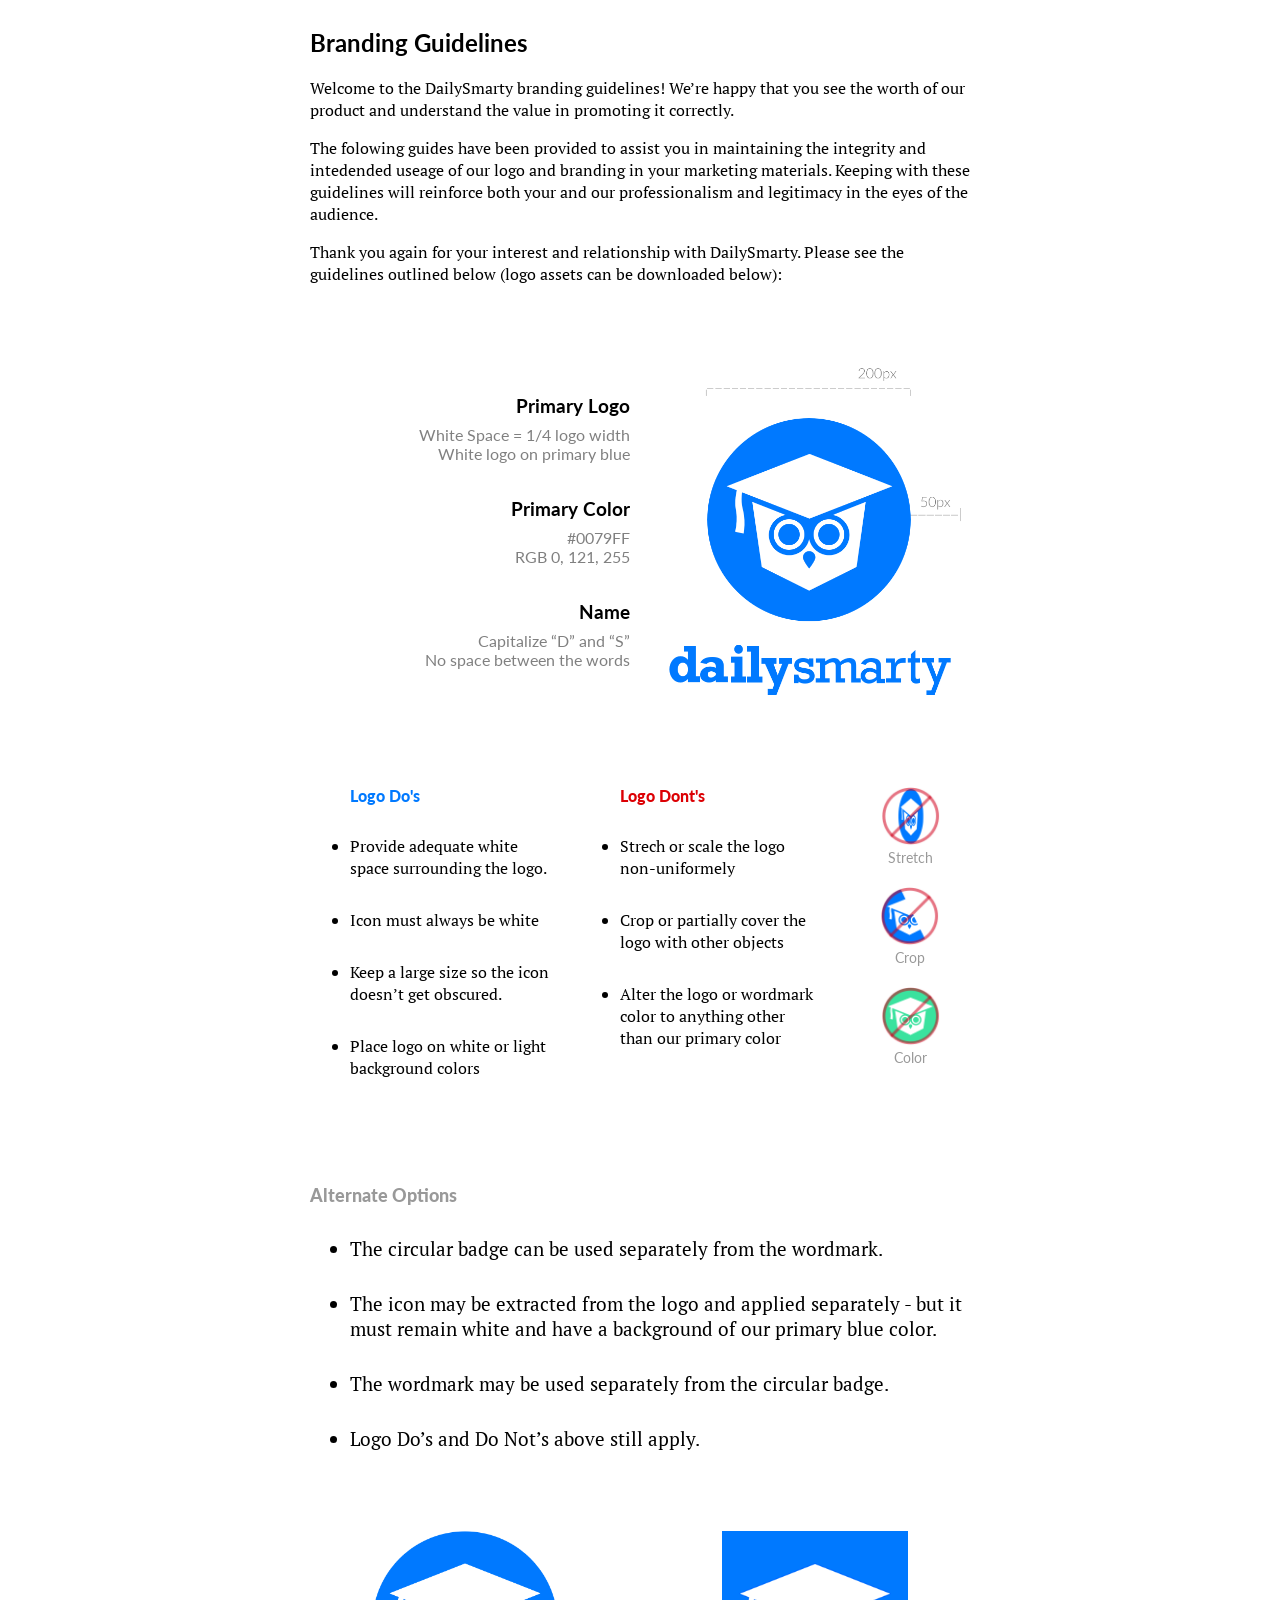
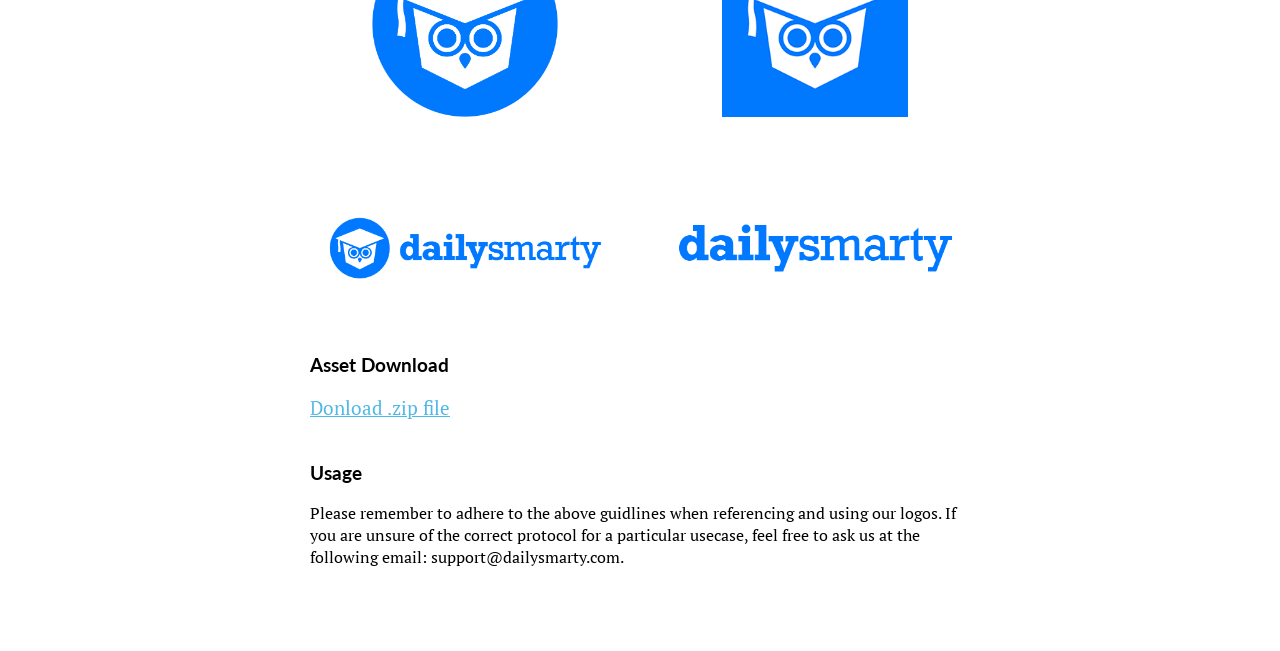
<file: index.html>
<!DOCTYPE html>
<html lang='en'>

<head>
  <meta charset='UTF-8'>
  <title>CSS Grid</title>
  <link href="https://fonts.googleapis.com/css?family=Lato" rel="stylesheet">
  <link href="https://fonts.googleapis.com/css?family=PT+Serif" rel="stylesheet">

  <style>
    body {
      font-family: 'Lato', sans-serif;
      background-color: #ffffff;
    }
    p,
    li {
      font-family: 'PT Serif', serif;
    }

    .container {
        display: flex;
        justify-content: center;
    }

    .content-wrapper {
        width: 660px;
    }

    .style-details {
        display: grid;
        grid-template-columns: 1fr 1fr;
        grid-gap: 20px;
        margin-top: 75px;
        margin-bottom: 75px;
    }

    .style-details-text {
        text-align: right;
        
    }

    .style-details-text div {
        color: #808080;
        font-weight: normal;
    }

    .style-details-text h3 {
        margin-top: 35px;
        margin-bottom: 8px;

    }

    .style-details-logo img {
        width: 100%;
    }

    .dos-donts-wrapper {
        margin-top: 75px;
        margin-bottom: 75px;
        display: grid;
        grid-template-columns: 2fr 2fr 1fr;
        grid-gap: 30px;
    }

    .dont-image-box img {
        width: 50%;
    }

    .dont-image-box {
        margin-bottom: 20px;
        text-align: center;
    }

    .dont-image-box div {
        font-size: 14px;
        color: #999999;
    }

    .dos-donts-heading {
        font-weight: 900;
        margin-bottom: 20px;
        margin-left: 40px;
    }

    .blue-text {
        color: #0079ff;
    }

    .red-text {
        color: #dc0004;
    }

    .dos-donts-list li {
        margin-top: 30px;
        margin-bottom: 30px;
        font-size: 16px;
    }

    .alternate-options-wrapper {
        margin-top: 75px;
        margin-bottom: 75px;
    }

    .alternate-options-wrapper h3 {
        color: #999999;
        font-size: 18px;
        font-weight: 900;
    }

    .alternate-options-wrapper li {
        margin-top: 30px;
        margin-bottom: 30px;
        font-size: 19px;
    }

    .alternate-options-images {
        margin-top: 80px;
        display: grid;
        grid-template-columns: repeat(2, 1fr);
        justify-items: center;
        grid-gap: 100px 40px;
    }

    .image-logos {
        width: 60%;
    }

    .text-logos {
        width: 90%;
    }

    .additional-branding-details {
        margin-top: 75px;
        margin-bottom: 75px;
    }

    .additional-branding-details a {
        color: #4fb8e8;
        font-size: 19px;
    }
     
    .additional-branding-details p {
        margin-bottom: 42px;
    }
    
    @media (max-width: 48em) {
        .style-details, .dos-donts-wrapper {
            grid-template-columns: 1fr;
            grid-gap: 50px;
        }

        .style-details-text {
            text-align: center;
        }
    }

  </style>
</head>








<body>
    <div class="container">

        <div class="content-wrapper">
            <h2>Branding Guidelines</h2>

           <p>Welcome to the DailySmarty branding guidelines! We’re happy that you see the worth of our product and understand the value in promoting it correctly.</p>

           <p>The folowing guides have been provided to assist you in maintaining the integrity and intedended useage of our logo and branding in your marketing materials. Keeping with these guidelines will reinforce both your and our professionalism and legitimacy in the eyes of the audience.</p>

            <p>Thank you again for your interest and relationship with DailySmarty. Please see the guidelines outlined below (logo assets can be downloaded below):</p>
            <div class="style-details">
                <div class="style-details-text">
                    <h3>Primary Logo</h3>
                    <div>White Space = 1/4 logo width</div>
                    <div>White logo on primary blue</div>
    
                    <h3>Primary Color</h3>
                    <div>#0079FF</div>
                    <div>RGB 0, 121, 255</div>
    
                    <h3>Name</h3>
                    <div>Capitalize “D” and “S”</div>
                    <div>No space between the words</div>
                </div>
                <div class="style-details-logo">
                    <img href src="images/logo-with-margin.png">
                </div>
            </div>

            <div class="dos-donts-wrapper">
                <div class="dos-donts-list">
                    <div class="dos-donts-heading blue-text">
                        Logo Do's
                    </div>

                    <ul>
                        <li>Provide adequate white space surrounding the logo.</li>
                        <li>Icon must always be white</li>
                        <li>Keep a large size so the icon doesn’t get obscured.</li>
                        <li>Place logo on white or light background colors</li>
                    </ul>
                </div>
                <div class="dos-donts-list">
                    <div class="dos-donts-heading red-text">
                        Logo Dont's
                    </div>
                    <ul>
                        <li>Strech or scale the logo non-uniformely</li>
                        <li>Crop or partially cover the logo with other objects</li>
                        <li>Alter the logo or wordmark color to anything other than our primary color</li>
                    </ul>
                </div>
                <div class="donts-images">
                    <div class="dont-image-box">
                        <img src="images/dont_stretch.png" alt="">
                        <div>Stretch</div>
                    </div> 

                    <div class="dont-image-box">
                        <img src="images/dont_crop.png" alt="">
                        <div>Crop</div>
                    </div>

                    <div class="dont-image-box">
                        <img src="images/dont_color.png" alt="">
                        <div>Color</div>
                    </div>
                </div>
            </div>
        
            <div class="alternate-options-wrapper">
                <h3>Alternate Options</h3>
                <ul>
                    <li>The circular badge can be used separately from the wordmark.</li>
                    <li>The icon may be extracted from the logo and applied separately - 
                        but it must remain white and have a background of our primary blue color.</li>
                    <li>The wordmark may be used separately from the circular badge.</li>
                    <li>Logo Do’s and Do Not’s above still apply.</li>
                </ul>

                <div class="alternate-options-images">
                    <img class="image-logos" src="images/ds_circle_logo.png" alt="">
                    <img class="image-logos" src="images/ds_square_logo.png" alt="">
                    <img class="text-logos" src="images/ds_icon_text_logo.png" alt="">
                    <img class="text-logos" src="images/ds_text_logo.png" alt="">
                </div>
            </div>
            <div class="additional-branding-details">
                <h3>Asset Download</h3>
                <p>
                    <a href="#">Donload .zip file</a>
                </p>
                <h3>Usage</h3>
                <p>
                    Please remember to adhere to the above guidlines when referencing and using our logos. 
                    If you are unsure of the correct protocol for a particular usecase, feel free to ask us 
                    at the following email: support@dailysmarty.com.
                </p>
            </div>
        </div>

        

    </div>
</body>

</html>
</file>
